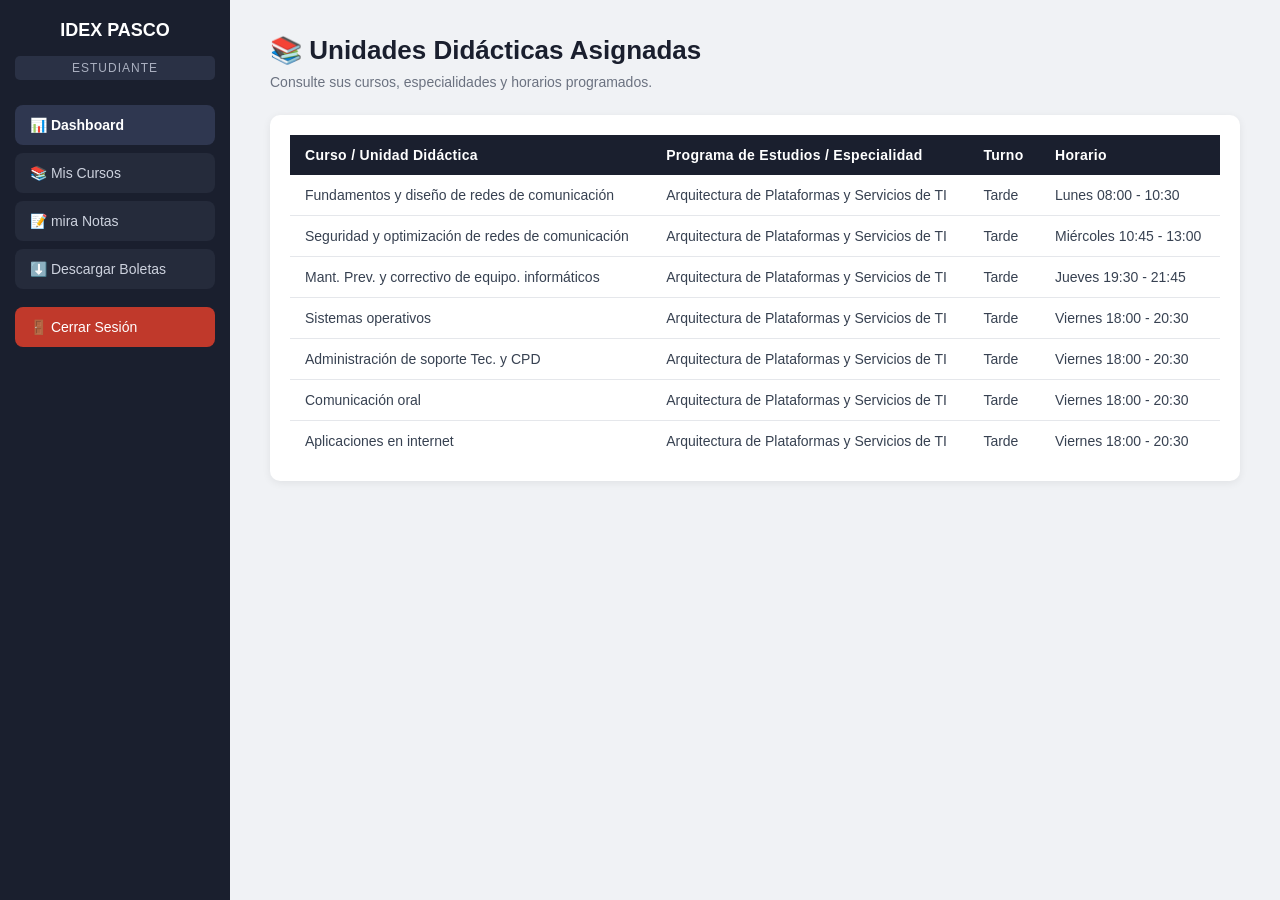
<file: estudiante/mis_curso.html>
<!DOCTYPE html>
<html lang="es">
<head>
    <meta charset="UTF-8">
    <meta name="viewport" content="width=device-width, initial-scale=1.0">
    <title>Mis Cursos - IDEX Pasco</title>
    <link rel="stylesheet" href="stylecurso.css">
</head>
<body>

    <div class="sidebar">
        <h2>IDEX PASCO</h2>
        <div class="rol-etiqueta">ESTUDIANTE</div>
        <ul>
            <li class="menu-item active" onclick="window.location='panel.html'">📊 Dashboard</li>
            <li class="menu-item" onclick="window.location='mis_curso.html'">📚 Mis Cursos</li>
            <li class="menu-item" onclick="window.location='mis_notas.html'">📝 mira Notas</li>
            <li class="menu-item" onclick="window.location='mis_boletas.html'">⬇️ Descargar Boletas</li>
            <li class="btn-cerrar-sesion" onclick="window.location='../login.html'">🚪 Cerrar Sesión</li>
        </ul>
    </div>

    <div class="contenido">
        <h1>📚 Unidades Didácticas Asignadas</h1>
        <p class="descripcion-seccion">Consulte sus cursos, especialidades y horarios programados.</p>

        <div class="tarjeta-blanca">
            <table class="tabla-academica">
                <thead>
                    <tr>
                        <th>Curso / Unidad Didáctica</th>
                        <th>Programa de Estudios / Especialidad</th>
                        <th>Turno</th>
                        <th>Horario</th>
                    </tr>
                </thead>
                <tbody>
                    <tr>
                        <td>Fundamentos y diseño de redes de comunicación</td>
                        <td>Arquitectura de Plataformas y Servicios de TI</td>
                        <td>Tarde</td>
                        <td>Lunes 08:00 - 10:30</td>
                    </tr>
                    <tr>
                        <td> Seguridad y optimización de redes de comunicación</td>
                        <td>Arquitectura de Plataformas y Servicios de TI</td>
                        <td>Tarde</td>
                        <td>Miércoles 10:45 - 13:00</td>
                    </tr>
                    <tr>
                        <td>Mant. Prev. y correctivo de equipo. informáticos</td>
                        <td>Arquitectura de Plataformas y Servicios de TI</td>
                        <td>Tarde</td>
                        <td>Jueves 19:30 - 21:45</td>
                    </tr>
                    <tr>
                        <td>Sistemas operativos</td>
                        <td>Arquitectura de Plataformas y Servicios de TI</td>
                        <td>Tarde</td>
                        <td>Viernes 18:00 - 20:30</td>
                    </tr>
                    <tr>
                        <td>Administración de soporte Tec. y CPD</td>
                        <td>Arquitectura de Plataformas y Servicios de TI</td>
                        <td>Tarde</td>
                        <td>Viernes 18:00 - 20:30</td>
                    </tr>
                    <tr>
                        <td> Comunicación oral</td>
                        <td>Arquitectura de Plataformas y Servicios de TI</td>
                        <td>Tarde</td>
                        <td>Viernes 18:00 - 20:30</td>
                    </tr>
                    <tr>
                        <td>Aplicaciones en internet</td>
                        <td>Arquitectura de Plataformas y Servicios de TI</td>
                        <td>Tarde</td>
                        <td>Viernes 18:00 - 20:30</td>
                    </tr>
                </tbody>
            </table>
        </div>
    </div>

</body>
</html>
</file>
<file: estudiante/stylecurso.css>
/* stylecurso.css */

* {
    margin: 0;
    padding: 0;
    box-sizing: border-box;
    font-family: 'Segoe UI', sans-serif;
}

body {
    display: flex;
    min-height: 100vh;
    background-color: #f0f2f5;
}

/* ===== SIDEBAR ===== */
.sidebar {
    width: 230px;
    background-color: #1a1f2e;
    color: white;
    padding: 20px 15px;
    display: flex;
    flex-direction: column;
    gap: 10px;
    min-height: 100vh;
}

.sidebar h2 {
    font-size: 18px;
    font-weight: bold;
    color: white;
    margin-bottom: 5px;
    text-align: center;
}

.rol-etiqueta {
    background-color: #2a3145;
    color: #aab0c0;
    text-align: center;
    font-size: 12px;
    padding: 5px;
    border-radius: 5px;
    margin-bottom: 15px;
    letter-spacing: 1px;
}

.sidebar ul {
    list-style: none;
    display: flex;
    flex-direction: column;
    gap: 8px;
}

.menu-item {
    padding: 12px 15px;
    border-radius: 8px;
    cursor: pointer;
    font-size: 14px;
    color: #cdd2de;
    background-color: #252b3b;
    transition: background 0.2s;
}

.menu-item:hover {
    background-color: #2f3750;
    color: white;
}

.menu-item.active {
    background-color: #2f3750;
    color: white;
    font-weight: 600;
}

.btn-cerrar-sesion {
    padding: 12px 15px;
    border-radius: 8px;
    cursor: pointer;
    font-size: 14px;
    color: white;
    background-color: #c0392b;
    margin-top: 10px;
    transition: background 0.2s;
}

.btn-cerrar-sesion:hover {
    background-color: #e74c3c;
}

/* ===== CONTENIDO ===== */
.contenido {
    flex: 1;
    padding: 35px 40px;
}

.contenido h1 {
    font-size: 26px;
    color: #1a1f2e;
    margin-bottom: 8px;
}

.descripcion-seccion {
    color: #6b7280;
    font-size: 14px;
    margin-bottom: 25px;
}

/* ===== TARJETA ===== */
.tarjeta-blanca {
    background-color: white;
    border-radius: 10px;
    padding: 20px;
    box-shadow: 0 2px 8px rgba(0,0,0,0.07);
    overflow-x: auto;
}

/* ===== TABLA ===== */
.tabla-academica {
    width: 100%;
    border-collapse: collapse;
    font-size: 14px;
}

.tabla-academica thead tr {
    background-color: #1a1f2e;
    color: white;
}

.tabla-academica th {
    padding: 12px 15px;
    text-align: left;
    font-weight: 600;
    letter-spacing: 0.3px;
}

.tabla-academica td {
    padding: 12px 15px;
    color: #374151;
    border-bottom: 1px solid #e5e7eb;
}

.tabla-academica tbody tr:hover {
    background-color: #f9fafb;
}

.tabla-academica tbody tr:last-child td {
    border-bottom: none;
}
</file>
